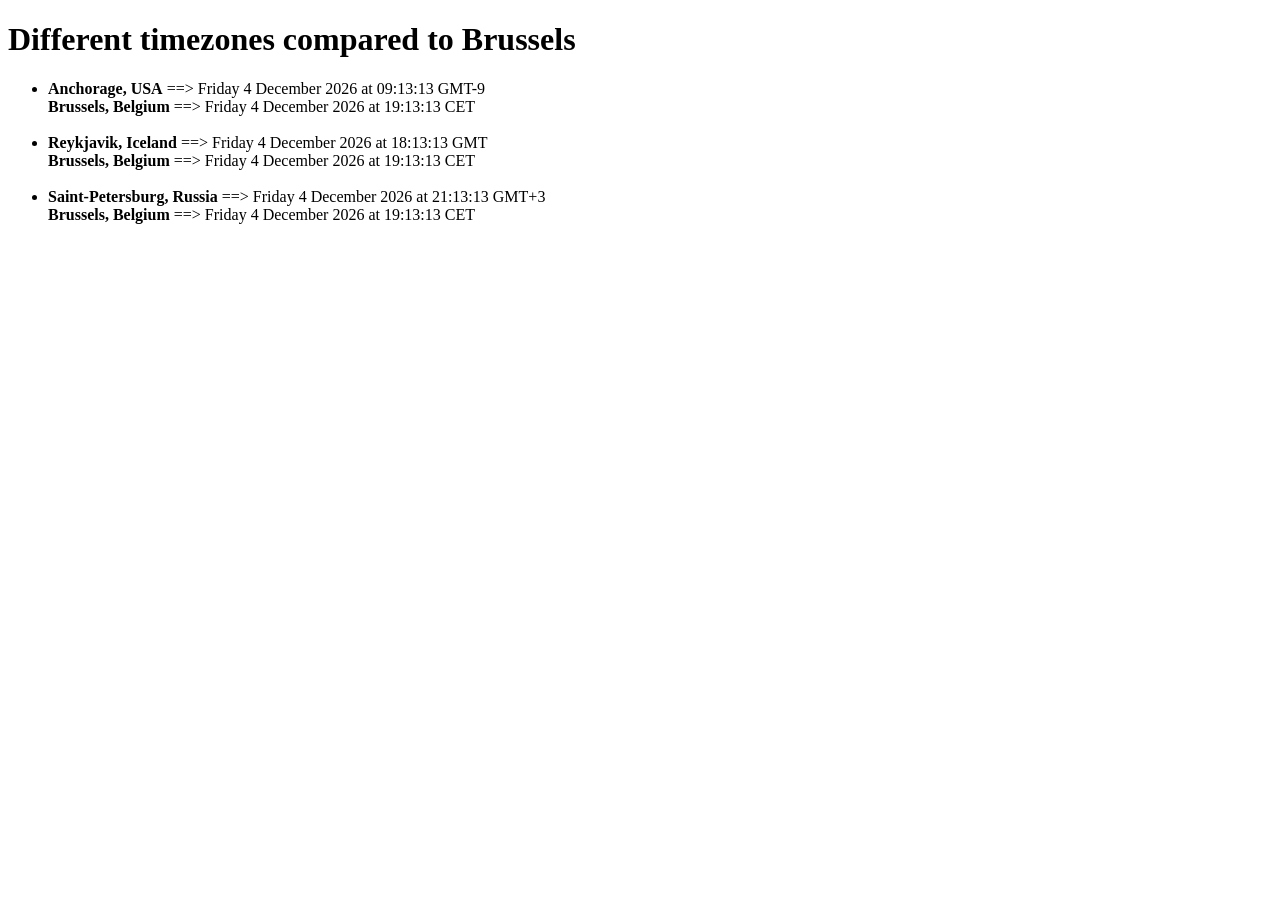
<file: Dates/Exercise1/index.html>
<!DOCTYPE html>
<html lang="en">
<head>
    <meta charset="UTF-8">
    <meta name="viewport" content="width=device-width, initial-scale=1.0">
    <title>Dates</title>
</head>
<body>
   <h1>Different timezones compared to Brussels</h1> 
   <ul>
    <li id="USA"></li><br>
    <li id="Iceland"></li><br>
    <li id="Russia"></li><br>
   </ul>
</body>
<script src="script.js"></script>
</html>
</file>
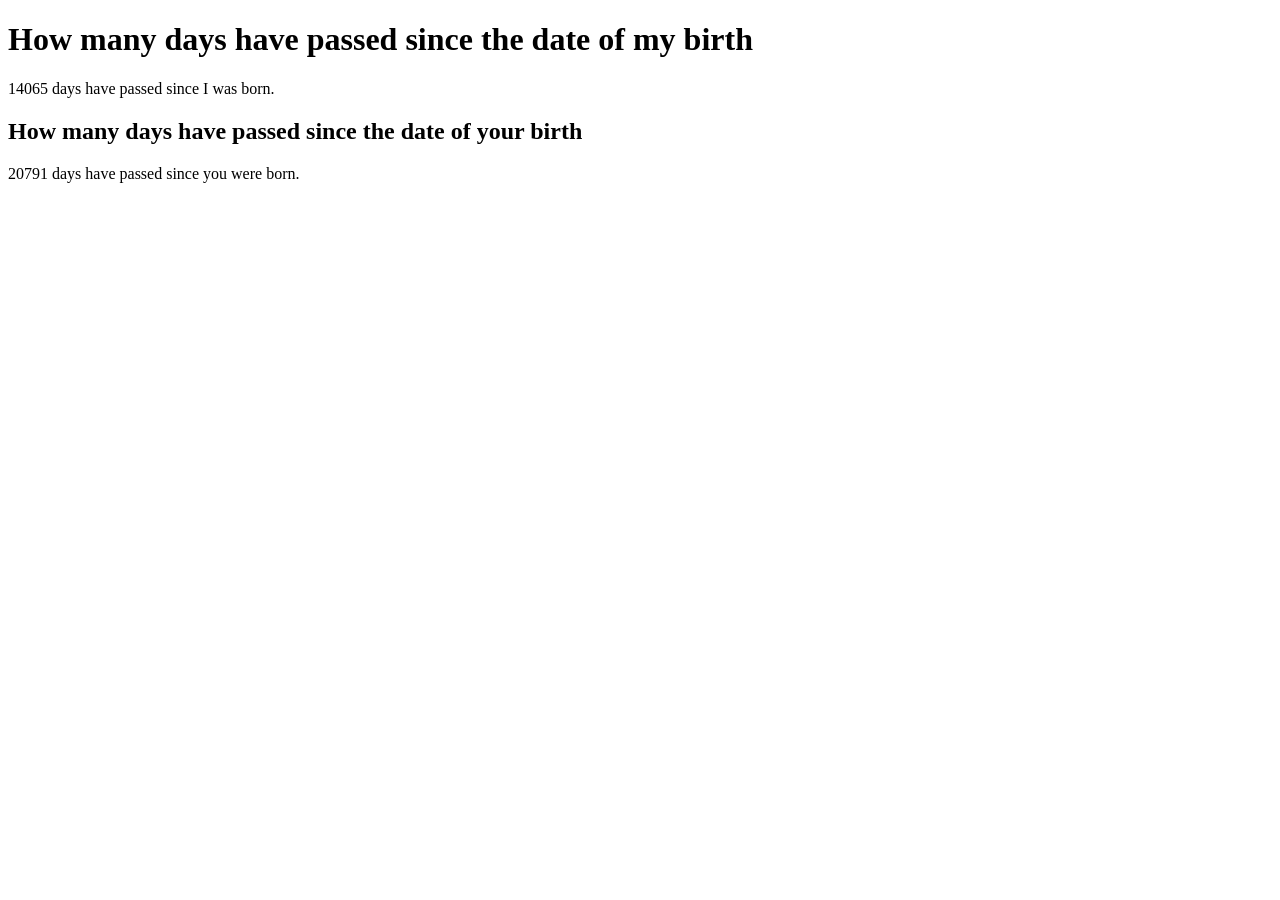
<file: Dates/Exercise2/index.html>
<!DOCTYPE html>
<html lang="en">
<head>
    <meta charset="UTF-8">
    <meta name="viewport" content="width=device-width, initial-scale=1.0">
    <title>Dates</title>
    <script defer src="script.js"></script>
</head>
<body>
   <h1>How many days have passed since the date of my birth</h1> 
   <p id="myBirthday"></p>
   <h2>How many days have passed since the date of your birth</h2>
   <p id="yourBirthday"></p>
   <h3></h3>
</body>
</html>
</file>
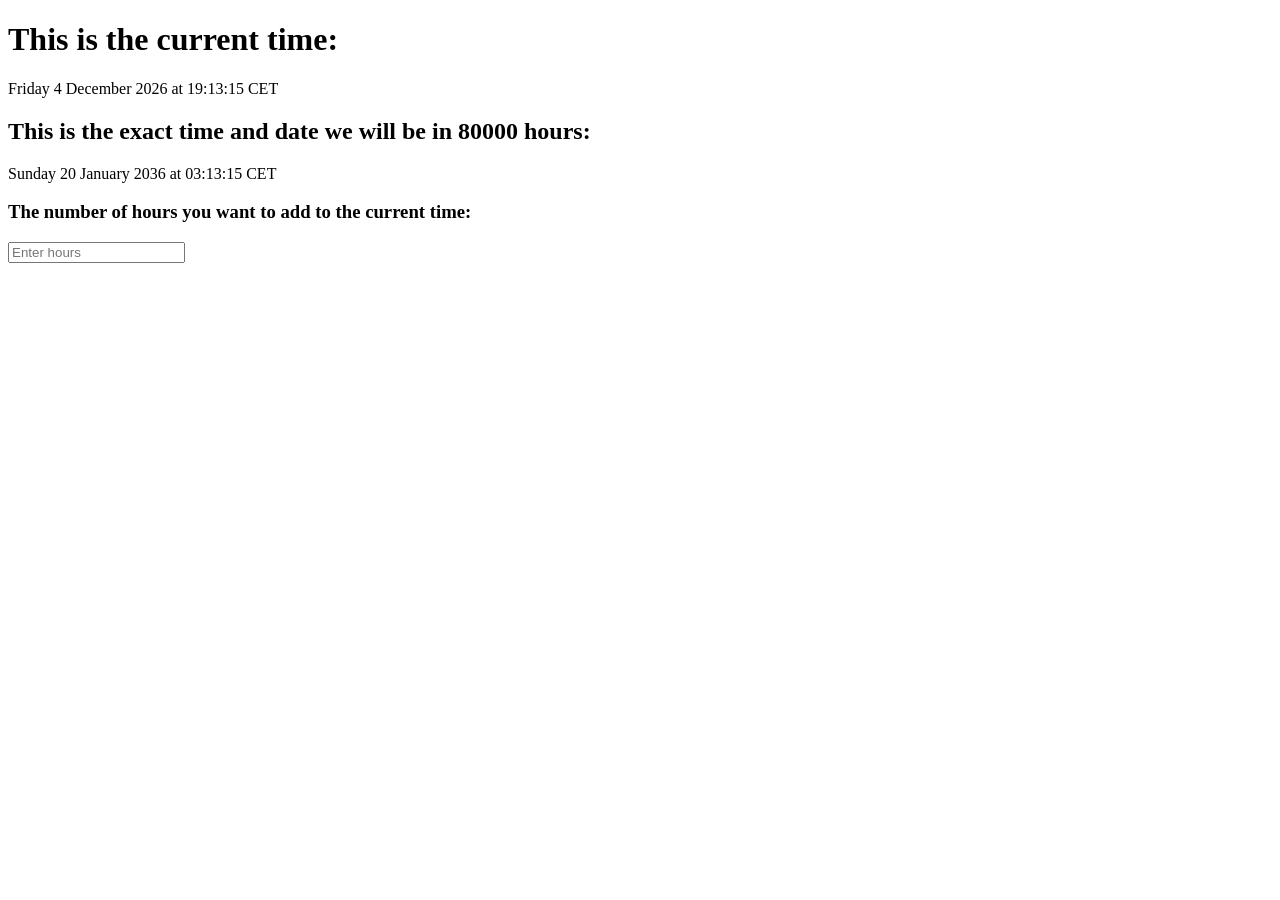
<file: Dates/Exercise3/index.html>
<!DOCTYPE html>
<html lang="en">
<head>
    <meta charset="UTF-8">
    <meta name="viewport" content="width=device-width, initial-scale=1.0">
    <title>Dates</title>
    <script defer src="script.js"></script>
</head>
<body>
    <h1>This is the current time:</h1>
    <p id="now"></p>
   <h2>This is the exact time and date we will be in 80000 hours:</h2> 
   <p id="result"></p>
   <h3>The number of hours you want to add to the current time:</h3>
   <input type="number" id="userInput" placeholder="Enter hours">
   <p id="calc"></p>
</body>
</html>
</file>
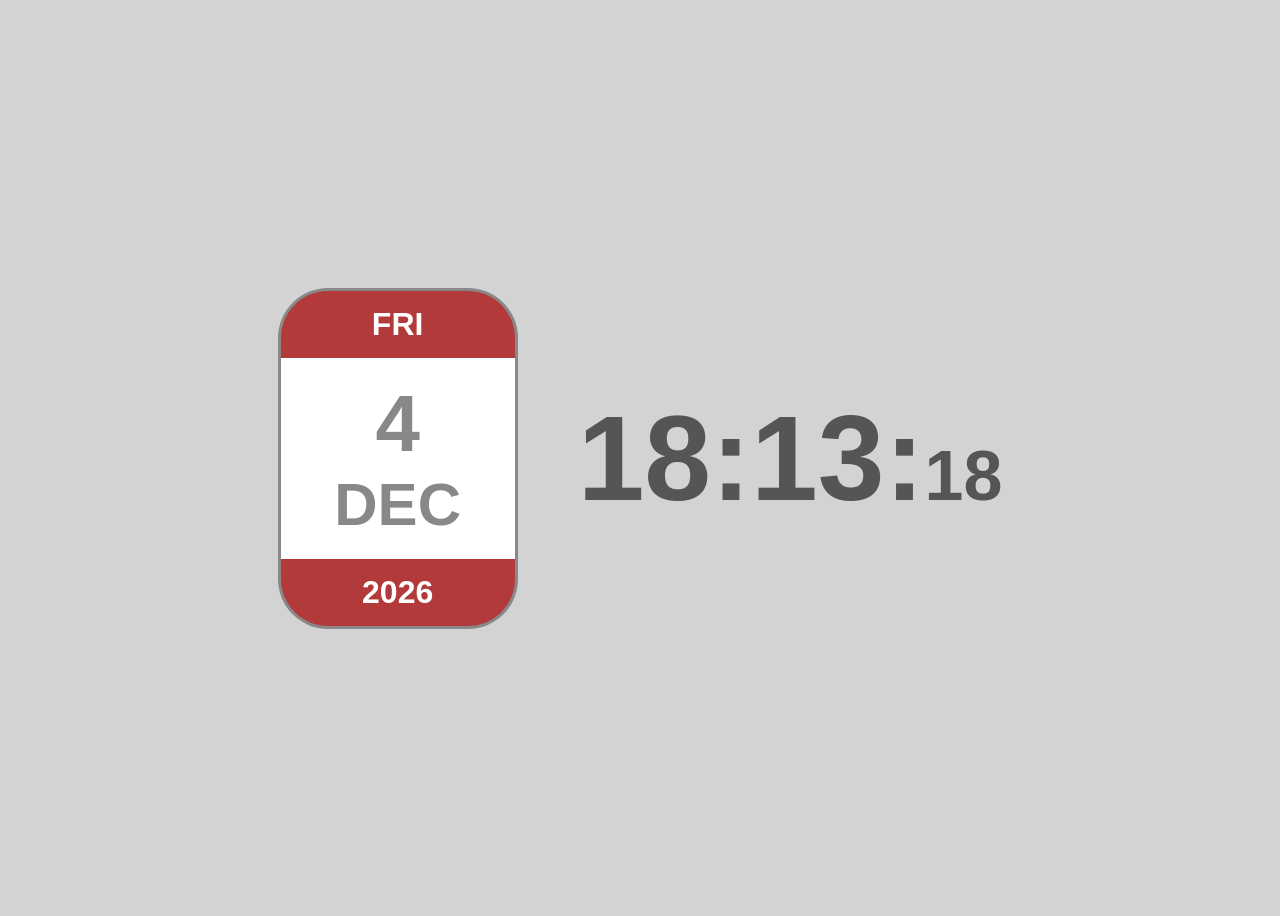
<file: Dates/Exercise4/index.html>
<!DOCTYPE html>
<html lang="en">
<head>
    <meta charset="UTF-8">
    <meta name="viewport" content="width=device-width, initial-scale=1.0">
    <link rel="stylesheet" href="style.css">
    <title>Dates</title>
</head>
<body>
    <div class="container">
        <div class="left-section">
            <div class="top"></div>
            <div class="middle">
                <div class="date"></div>
                <div class="month"></div>
            </div>
            <div class="bottom"></div>
        </div>
        <div class="time"></div>
    </div>
    <script src="script.js"></script>
</body>
</html>
</file>
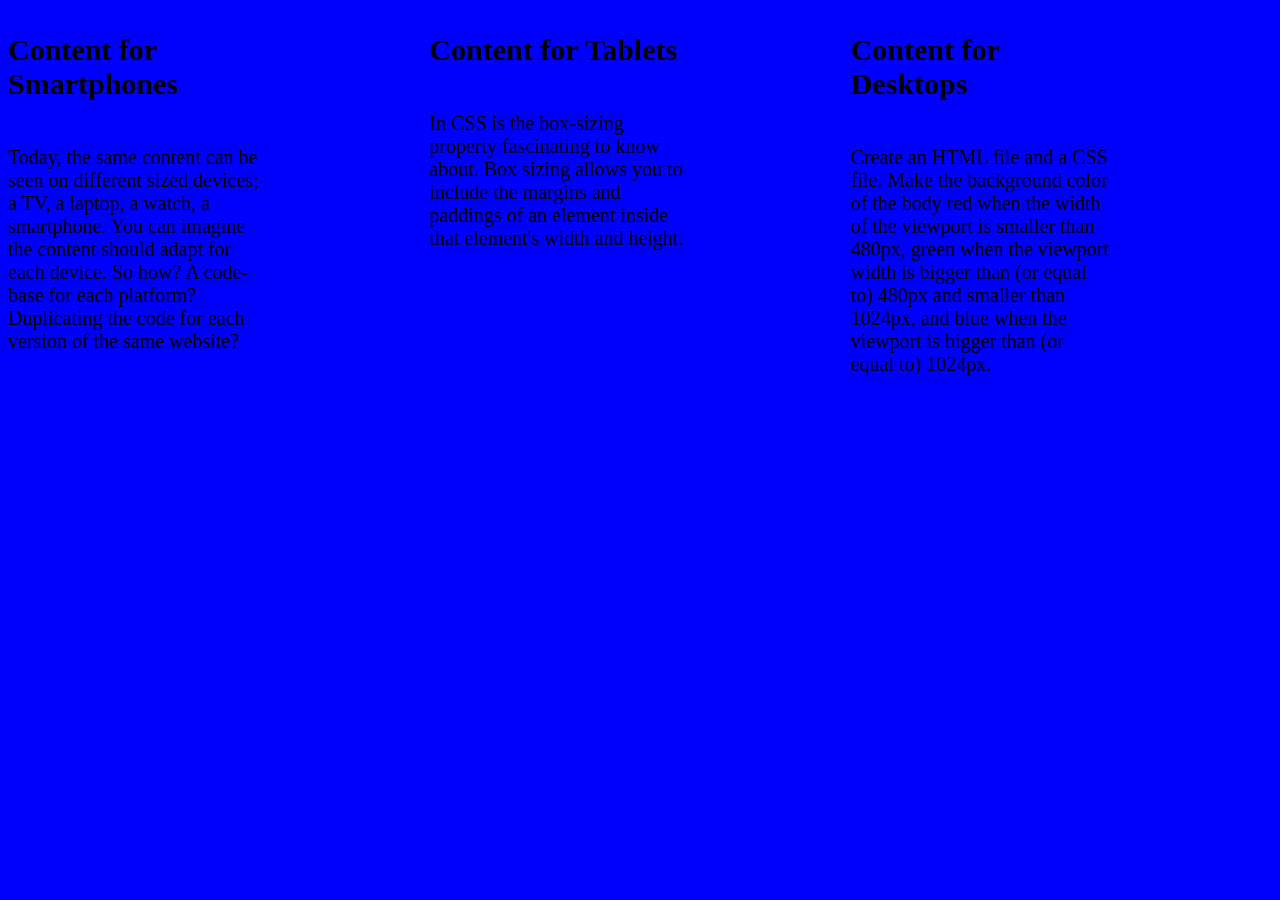
<file: Responsiveness/responsiveness.html>
<!DOCTYPE html>
<html lang="en">
<head>
    <meta charset="UTF-8">
    <meta name="viewport" content="width=device-width, initial-scale=1.0">
    <title>Responsive Background</title>
    <link rel="stylesheet" href="responsiveness.css">
</head>
<body>
    <div class="parent">
    <div class="small">
        <h2>Content for Smartphones</h2>
        <p>Today, the same content can be seen on different sized devices; a TV, a laptop, a watch, a smartphone. You can imagine the content should adapt for each device. So how? A code-base for each platform? Duplicating the code for each version of the same website?</p>
    </div>
    <div class="medium">
        <h2>Content for Tablets</h2>
        <p>In CSS is the box-sizing property fascinating to know about. Box sizing allows you to include the margins and paddings of an element inside that element's width and height.</p>
    </div>
    <div class="large">
        <h2>Content for Desktops</h2>
        <p>Create an HTML file and a CSS file. Make the background color of the body red when the width of the viewport is smaller than 480px, green when the viewport width is bigger than (or equal to) 480px and smaller than 1024px, and blue when the viewport is bigger than (or equal to) 1024px.</p>
    </div></div>
</body>
</html>
</file>
<file: Dates/Exercise4/style.css>
body {
  background: #d3d3d3;
  font-family: Arial, sans-serif;
}

.container {
  display: flex;
  align-items: center;
  height: 100vh;
  justify-content: center;
  gap: 60px;
}

/* Calendar card */
.left-section {
  width: 240px;
  text-align: center;
}

/* Top & bottom red bars */
.top,
.bottom {
  background: #b33a3a;
  color: white;
  font-weight: bold;
  padding: 15px 0;
  text-align: center;
}

.top {
  font-size: 32px;
  border-top-left-radius: 50px;
  border-top-right-radius: 50px;
  border-top: 3px solid #888;
  border-left: 3px solid #888;
  border-right: 3px solid #888;
}

.bottom {
  font-size: 32px;
  border-bottom-left-radius: 50px;
  border-bottom-right-radius: 50px;
  border-bottom: 3px solid #888;
  border-left: 3px solid #888;
  border-right: 3px solid #888;
}

/* Middle section */
.middle {
  padding: 20px 0;
  background: white;
  align-items: center;
  border-left: 3px solid #888;
  border-right: 3px solid #888;
}

.date {
  font-size: 80px;
  color: #888;
  font-weight: bold;
  text-align: center;
}

.month {
  font-size: 60px;
  color: #888;
  font-weight: bold;
  text-align: center;
}

/* Time display */
.time {
  font-size: 120px;
  font-weight: bold;
  color: #555;
}

.seconds {
  font-size: 70px;
}
</file>
<file: Responsiveness/responsiveness.css>
.parent {
display: grid;
}

.parent > div {
    height: 260px;
    width: 260px;
}

@media (max-width: 479px) {
    body {
        background-color: red;
        font-size: 8px;
        color: white;
    }
    .parent {
     grid-template-columns: 1fr;

    }
    .small {
        display: grid;
        align-content: start;
    }
    .medium {
        display: grid;
        align-content: start;
    }
    .large {
        display: grid;
        align-content: start;
    }
}


@media (min-width: 480px) and (max-width: 1023px) {
    body {
        background-color: green;
        font-size: 15px;
    }
    .parent {
        grid-template-columns: 2fr 1fr;
       }
       .small {
           display: grid;  
           align-content: start;
       }
       .medium {
           display: grid;  
           align-content: start; 
       }
       .large {
           display: grid;  
           align-content: start; 
       }
}


@media (min-width: 1024px) {
    body {
        background-color: blue;
        font-size: 20px;
    }
    .parent {
        grid-template-columns: 1fr 1fr 1fr;
          
       }
       .small {
           display: grid;  
           align-content: space-around;
       }
       .medium {
           display: grid;  
           align-content: space-around
       }
       .large {
           display: grid;  
           align-content: space-around;
       }
}
</file>
